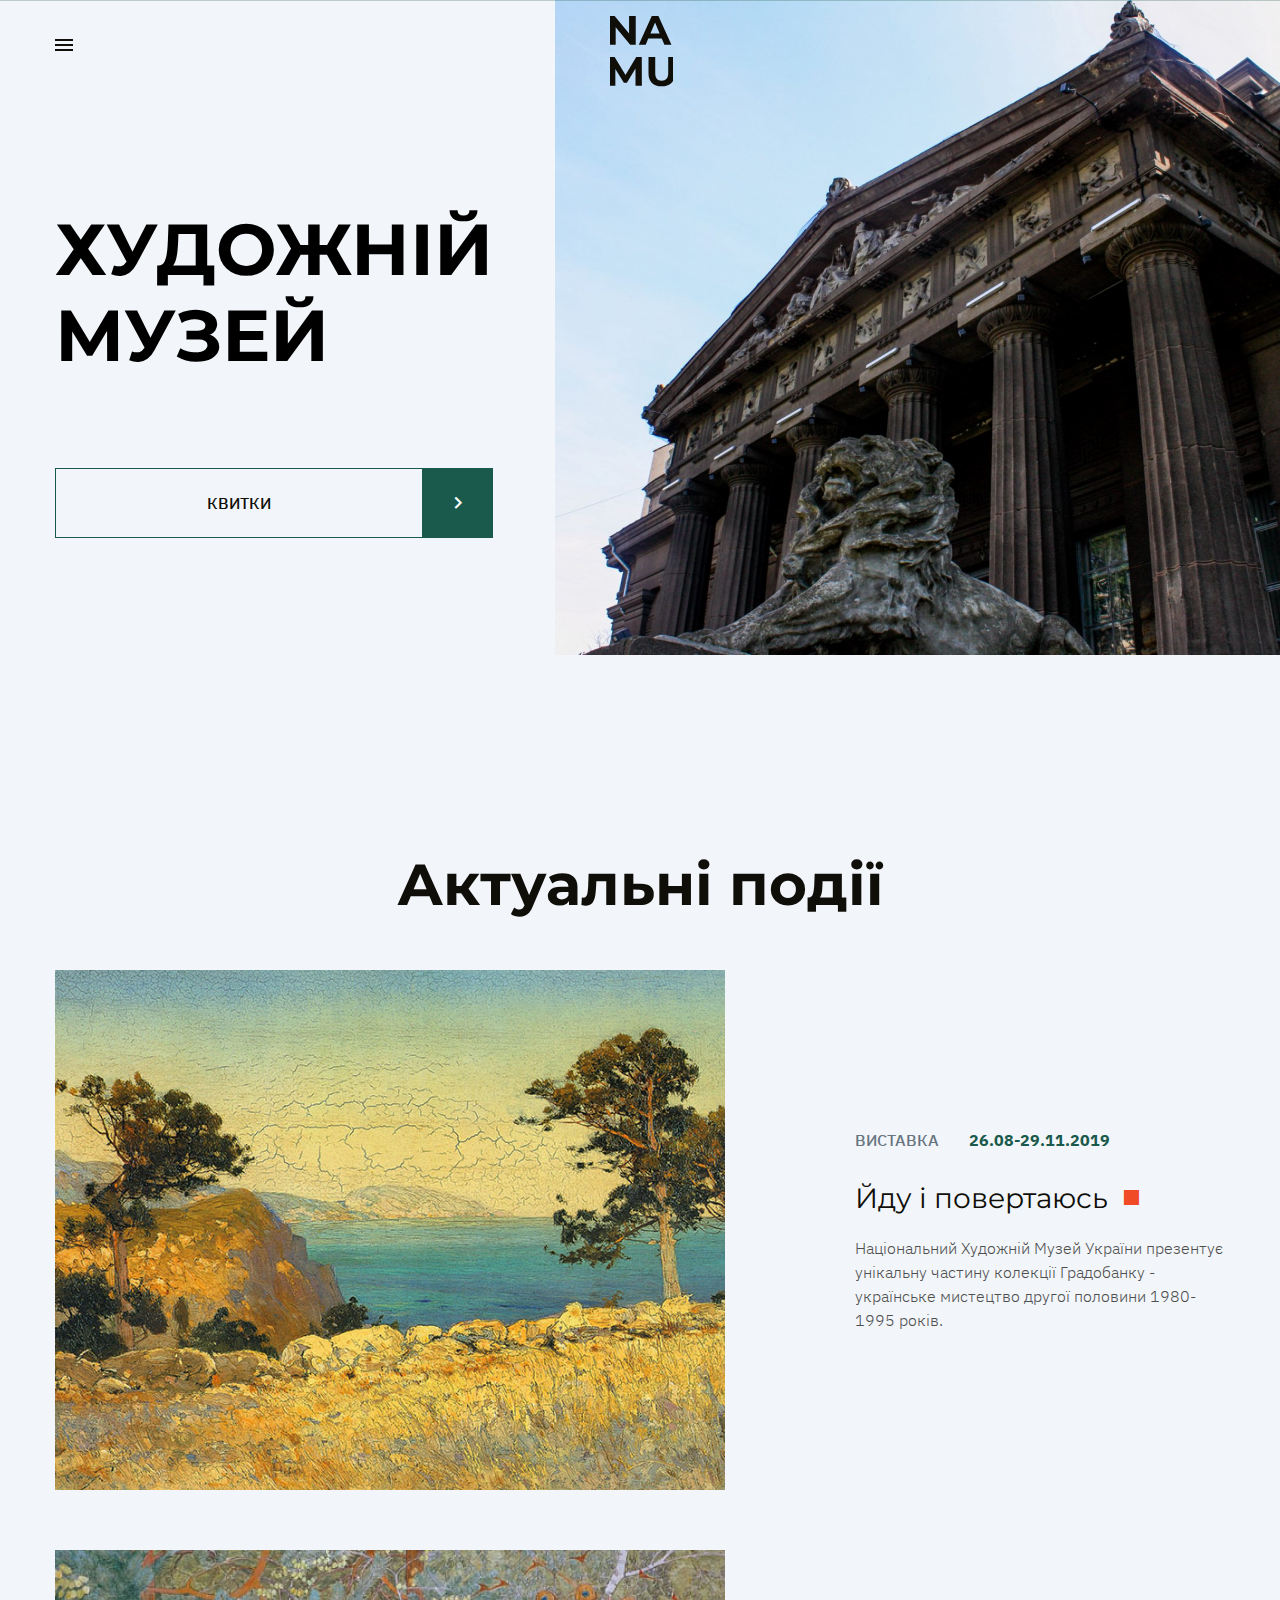
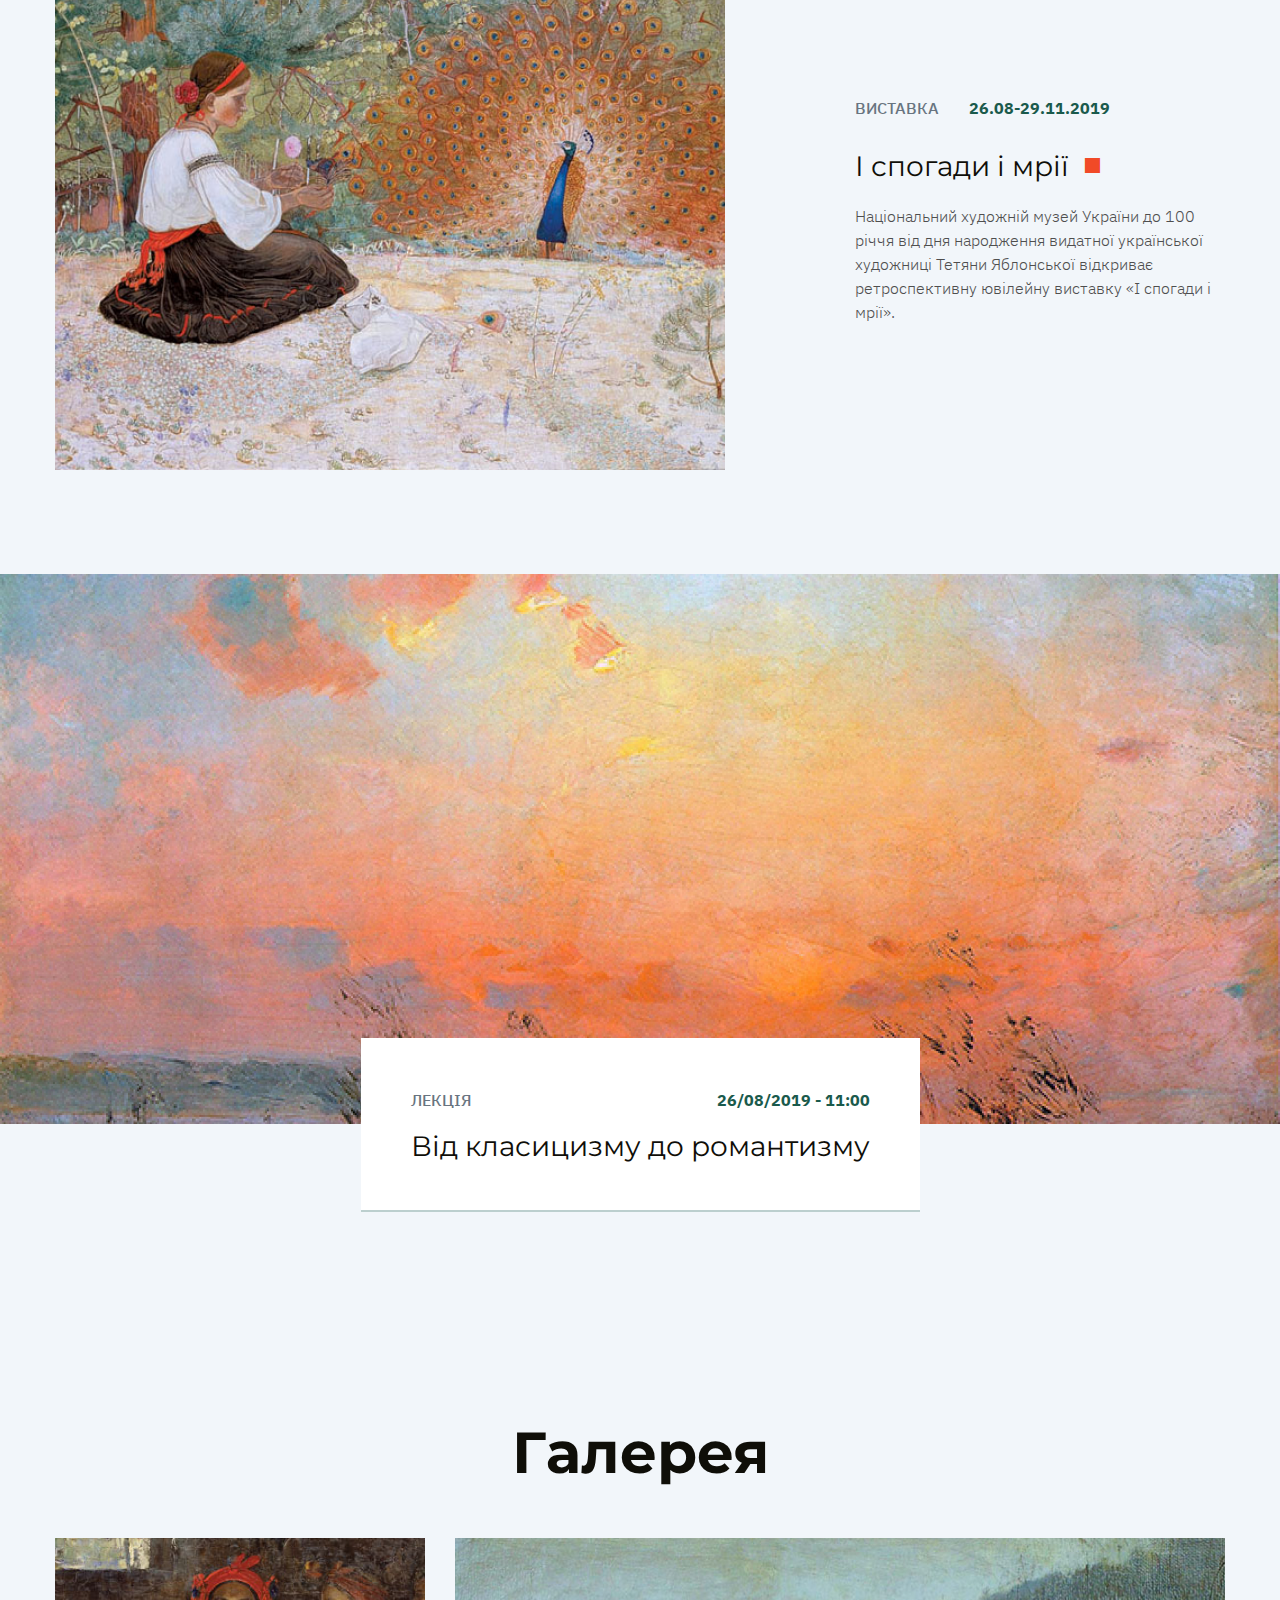
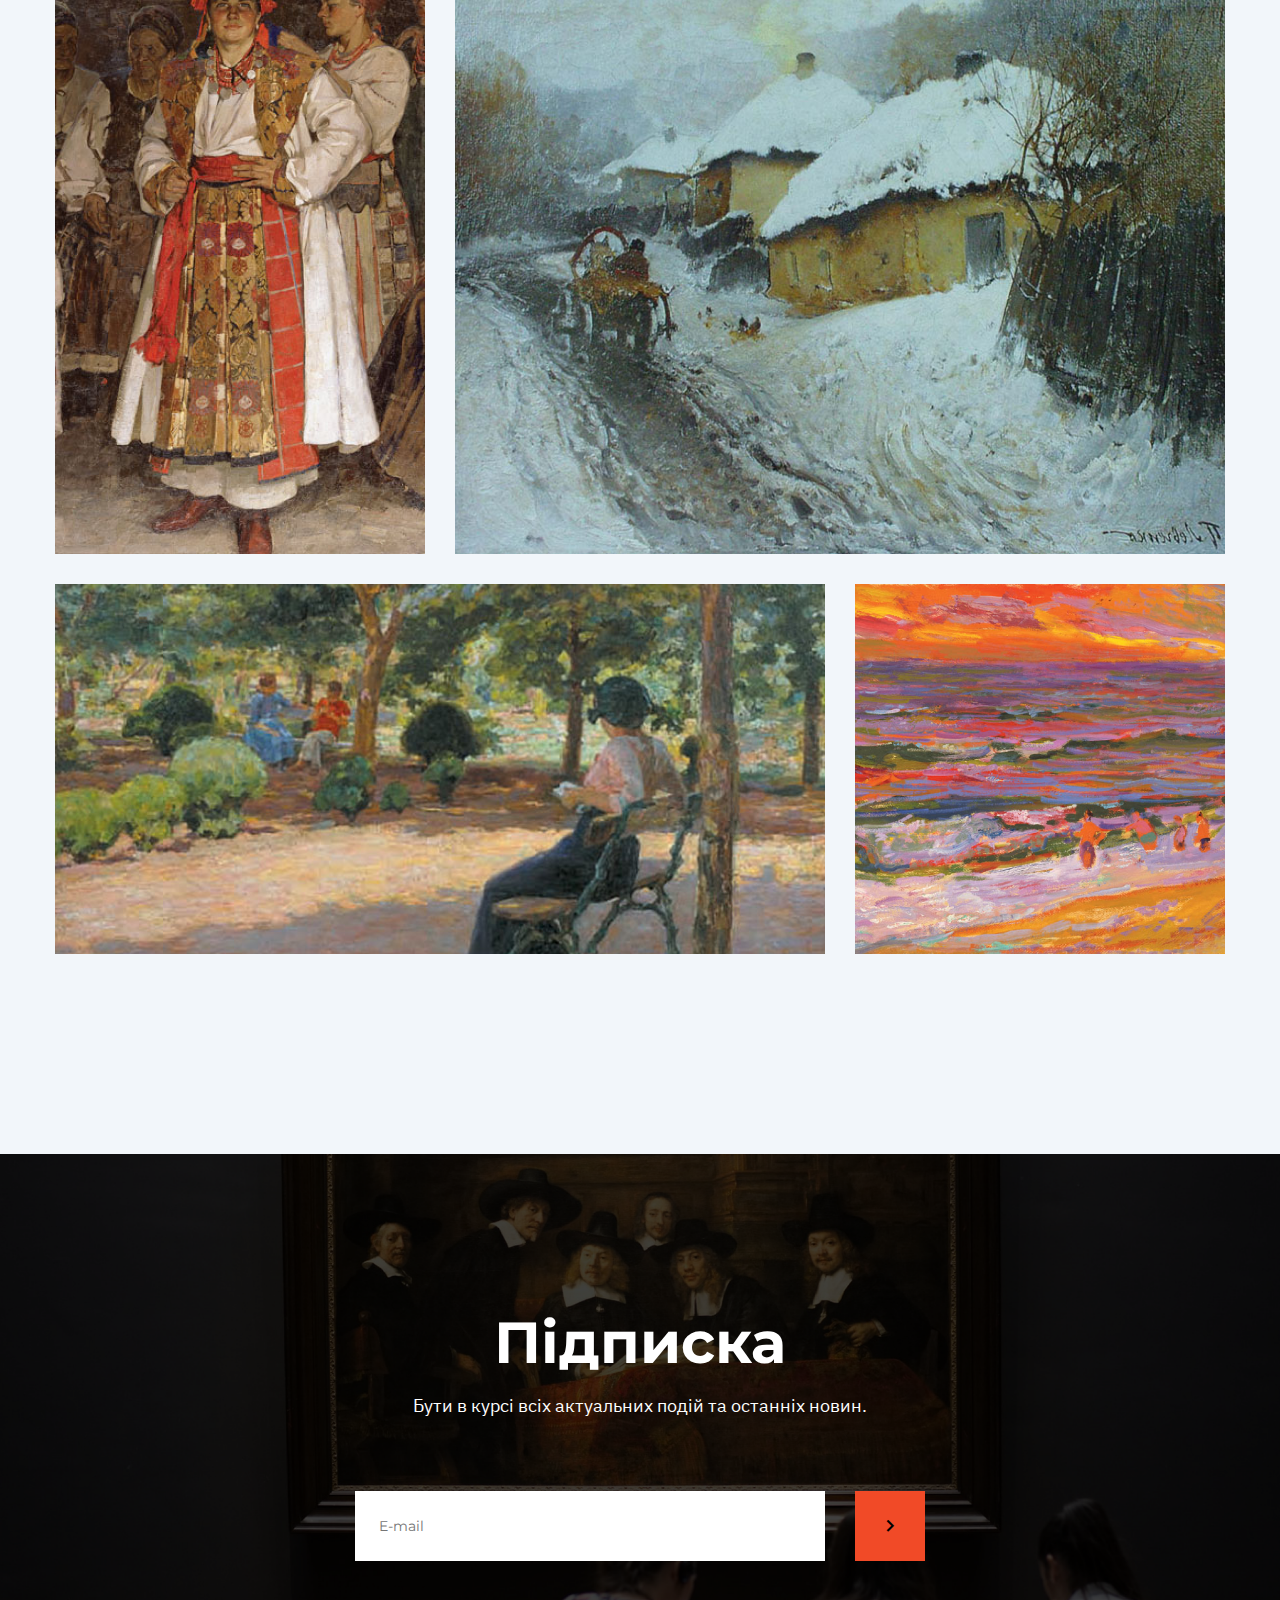
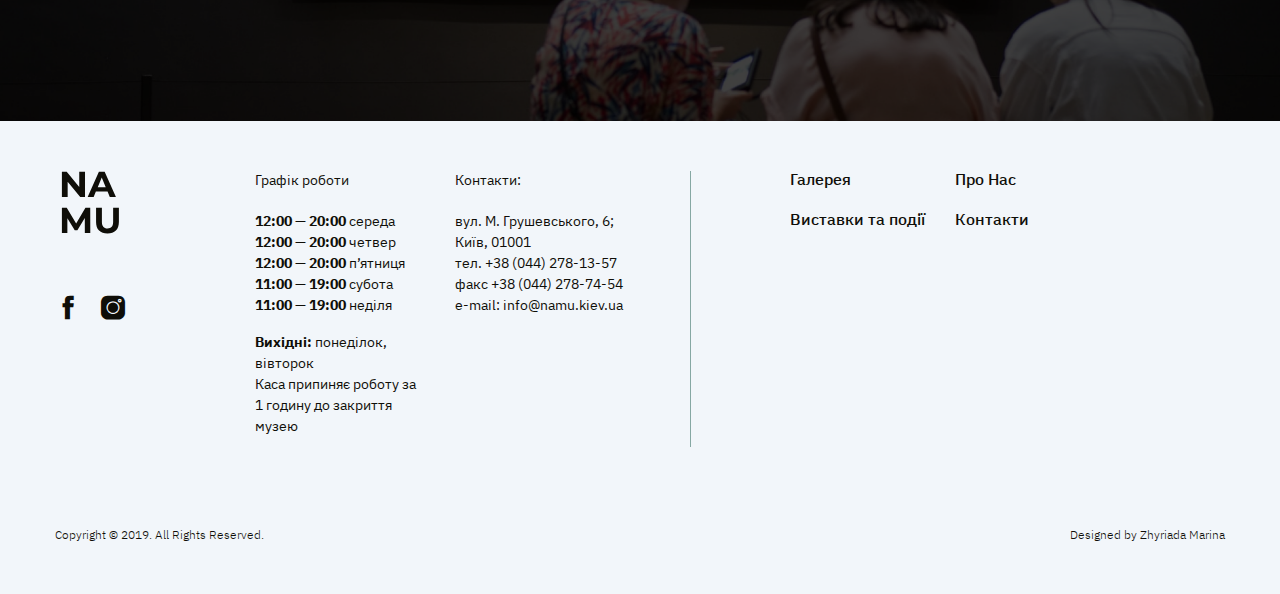
<file: index.html>
<!doctype html><html lang="en"><head><meta charset="utf-8"><meta name="viewport" content="width=device-width, initial-scale=1.0"><title>NAMU</title><link rel="icon shortcut" href="logo.39a626fb.svg"><link rel="stylesheet" href="index.de5a2bf5.css"></head><body> <div class="wrapper">  <header class="header"> <div class="header__container"> <button type="button" class="header__icon icon-menu"> <span></span> </button> </div> <div class="header__menu"> <div class="menu"> <div class="menu__container"> <nav class="menu__navigation navigation"> <ul class="navigation__list"> <li class="navigation__item"> <a href="#galery" class="navigation__link"> Галерея </a> </li> <li class="navigation__item"> <a href="#about" class="navigation__link"> Про Нас </a> </li> <li class="navigation__item"> <a href="#events" class="navigation__link"> Виставки та події </a> </li> <li class="navigation__item"> <a href="#contacts" class="navigation__link"> Контакти </a> </li> </ul> </nav> <div class="menu__info"> <div class="menu__schedule schedule"> <h4 class="schedule__title">Графік роботи</h4> <ul class="schedule__list"> <li class="schedule__item"> <span class="schedule__hours">12:00 — 20:00</span> середа </li> <li class="schedule__item"> <span class="schedule__hours">12:00 — 20:00</span> четвер </li> <li class="schedule__item"> <span class="schedule__hours">12:00 — 20:00</span> п’ятниця </li> <li class="schedule__item"> <span class="schedule__hours">11:00 — 19:00</span> субота </li> <li class="schedule__item"> <span class="schedule__hours">11:00 — 19:00</span> неділя </li> </ul> <div class="schedule__non-working"> <p class="schedule__text"> <span class="schedule__days">Вихідні:</span> понеділок, вівторок </p> <p class="schedule__text"> Каса припиняє роботу за 1 годину до закриття музею </p> </div> </div> </div> </div> </div> </div> </header>  <main class="page">  <section id="home" class="main page__main"> <div class="main__container"> <div class="main__image"> <a href="#home" class="main__logo"> <img src="logo.064738e1.svg" alt="logo"> </a> <img src="museum.58ec98f0.png" alt="museum"> </div> <div class="main__content"> <h1 class="main__title">ХУДОЖНІЙ МУЗЕЙ</h1> <a href="#" class="link-tickets main__link"> <p class="link-tickets__text">КВИТКИ</p> <div class="_icon-arrow button"></div> </a> </div> </div> </section>  <section id="events" class="events page__events"> <div class="events__container"> <h2 class="events__title title">Актуальні події</h2> <div class="events__items"> <article class="event events__item"> <div class="event__poster"> <img src="1.96bb7890.png" alt="Йду і повертаюсь"> </div> <div class="event__card"> <div class="event__info info-event"> <p class="info-event__category">ВИСТАВКА</p> <p class="info-event__date">26.08-29.11.2019</p> </div> <h3 class="_icon-rectangle event__name sub-title sub-title--icon"> Йду і повертаюсь </h3> <p class="event__description"> Національний Художній Музей України презентує унікальну частину колекції Градобанку - українське мистецтво другої половини 1980-1995 років. </p> </div> </article> <article class="event events__item"> <div class="event__poster"> <img src="2.8838384e.png" alt="І спогади і мрії"> </div> <div class="event__card"> <div class="event__info info-event"> <p class="info-event__category">ВИСТАВКА</p> <p class="info-event__date">26.08-29.11.2019</p> </div> <h3 class="_icon-rectangle event__name sub-title sub-title--icon"> І спогади і мрії </h3> <p class="event__description"> Національний художній музей України до 100 річчя від дня народження видатної української художниці Тетяни Яблонської відкриває ретроспективну ювілейну виставку «І спогади і мрії». </p> </div> </article> </div> </div> </section> <section class="lecture page__lecture"> <div class="lecture__container"> <div class="lecture__card"> <div class="info-event lecture__info"> <p class="info-event__category">ЛЕКЦІЯ</p> <p class="info-event__date">26/08/2019 - 11:00</p> </div> <h3 class="lecture__title sub-title"> Від класицизму до романтизму </h3> </div> </div> </section> <section id="galery" class="galery-block page__galery-block"> <div class="galery-block__container"> <h2 class="galery-block__title title">Галерея</h2> <div class="galery galery-block__galery"> <a href="#" class="galery__item galery__item--1"> <img src="01.496f06ca.png" alt="galery-image"> </a> <a href="#" class="galery__item galery__item--2"> <img src="02.14b0ab2a.png" alt="galery-image"> </a> <a href="#" class="galery__item galery__item--3"> <img src="03.0cb4cfec.png" alt="galery-image"> </a> <a href="#" class="galery__item galery__item--4"> <img src="04.93daa6a1.png" alt="galery-image"> </a> </div> <div class="pagging"> <ul class="pagging__list"> <li> <a href="#" class="_icon-ellipse pagging__item pagging__item--active"></a> </li> <li> <a href="#" class="_icon-ellipse pagging__item"></a> </li> <li> <a href="#" class="_icon-ellipse pagging__item"></a> </li> <li> <a href="#" class="_icon-ellipse pagging__item"></a> </li> </ul> </div> </div> </section> <section id="about" class="page__subscribe subscribe"> <div class="subscribe__container"> <h2 class="subscribe__title title">Підписка</h2> <p class="subscribe__text"> Бути в курсі всіх актуальних подій та останніх новин. </p> <form action="#" method="post" class="form subscribe__form" onsubmit="event.preventDefault(); this.reset()"> <input type="email" name="email" required placeholder="E-mail" class="form__input input"> <button type="submit" class="_icon-arrow button button--orange form__button"></button> </form> </div> </section> </main> <footer class="footer"> <div class="footer__container"> <div class="footer__links"> <a href="#" class="footer__logo"> <img src="logo.064738e1.svg" alt="logo"> </a> <div class="footer__socials"> <a href="https://www.facebook.com/?locale=uk_UA" target="_blank" class="_icon-facebook footer__social"></a> <a href="https://www.instagram.com" target="_blank" class="_icon-instagram footer__social"></a> </div> </div> <div class="footer__schedule schedule"> <h4 class="schedule__title">Графік роботи</h4> <ul class="schedule__list"> <li class="schedule__item"> <span class="schedule__hours">12:00 — 20:00</span> середа </li> <li class="schedule__item"> <span class="schedule__hours">12:00 — 20:00</span> четвер </li> <li class="schedule__item"> <span class="schedule__hours">12:00 — 20:00</span> п’ятниця </li> <li class="schedule__item"> <span class="schedule__hours">11:00 — 19:00</span> субота </li> <li class="schedule__item"> <span class="schedule__hours">11:00 — 19:00</span> неділя </li> </ul> <div class="schedule__non-working"> <p class="schedule__text"> <span class="schedule__days">Вихідні:</span> понеділок, вівторок </p> <p class="schedule__text"> Каса припиняє роботу за 1 годину до закриття музею </p> </div> </div> <div id="contacts" class="contacts footer__contacts"> <h4 class="contacts__title">Контакти:</h4> <ul class="contacts__list"> <li class="contacts__item"> <a target="_blank" href="https://www.google.com/maps/place/%D0%B2%D1%83%D0%BB%D0%B8%D1%86%D1%8F+%D0%9C%D0%B8%D1%85%D0%B0%D0%B9%D0%BB%D0%B0+%D0%93%D1%80%D1%83%D1%88%D0%B5%D0%B2%D1%81%D1%8C%D0%BA%D0%BE%D0%B3%D0%BE,+6,+%D0%9A%D0%B8%D1%97%D0%B2,+02000/data=!4m2!3m1!1s0x40d4ce52445a8315:0x5e30ef474eddac89?sa=X&ved=1t:242&ictx=111" class="contacts__link"> вул. М. Грушевського, 6; Київ, 01001 </a> </li> <li class="contacts__item"> <a href="tel:+380442781357" class="contacts__link"> тел. +38 (044) 278-13-57 </a> </li> <li class="contacts__item"> <a href="tel:+380442787454" class="contacts__link"> факс +38 (044) 278-74-54 </a> </li> <li class="contacts__item"> <a href="mailto:info@namu.kiev.ua" class="contacts__link"> e-mail: info@namu.kiev.ua </a> </li> </ul> </div> <a href="#home" class="_icon-arrow-up footer__btn-up"></a> <nav class="footer__navigation navigation"> <ul class="navigation__list"> <li class="navigation__item"> <a href="#galery" class="navigation__link"> Галерея </a> </li> <li class="navigation__item"> <a href="#about" class="navigation__link"> Про Нас </a> </li> <li class="navigation__item"> <a href="#events" class="navigation__link"> Виставки та події </a> </li> <li class="navigation__item"> <a href="#contacts" class="navigation__link"> Контакти </a> </li> </ul> </nav> <div class="footer__copy"> <p class="footer__copyright"> Copyright © 2019. All Rights Reserved. </p> <p class="footer__designed">Designed by Zhyriada Marina</p> </div> </div> </footer> </div> <script src="index.804b5513.js"></script> </body></html>
</file>
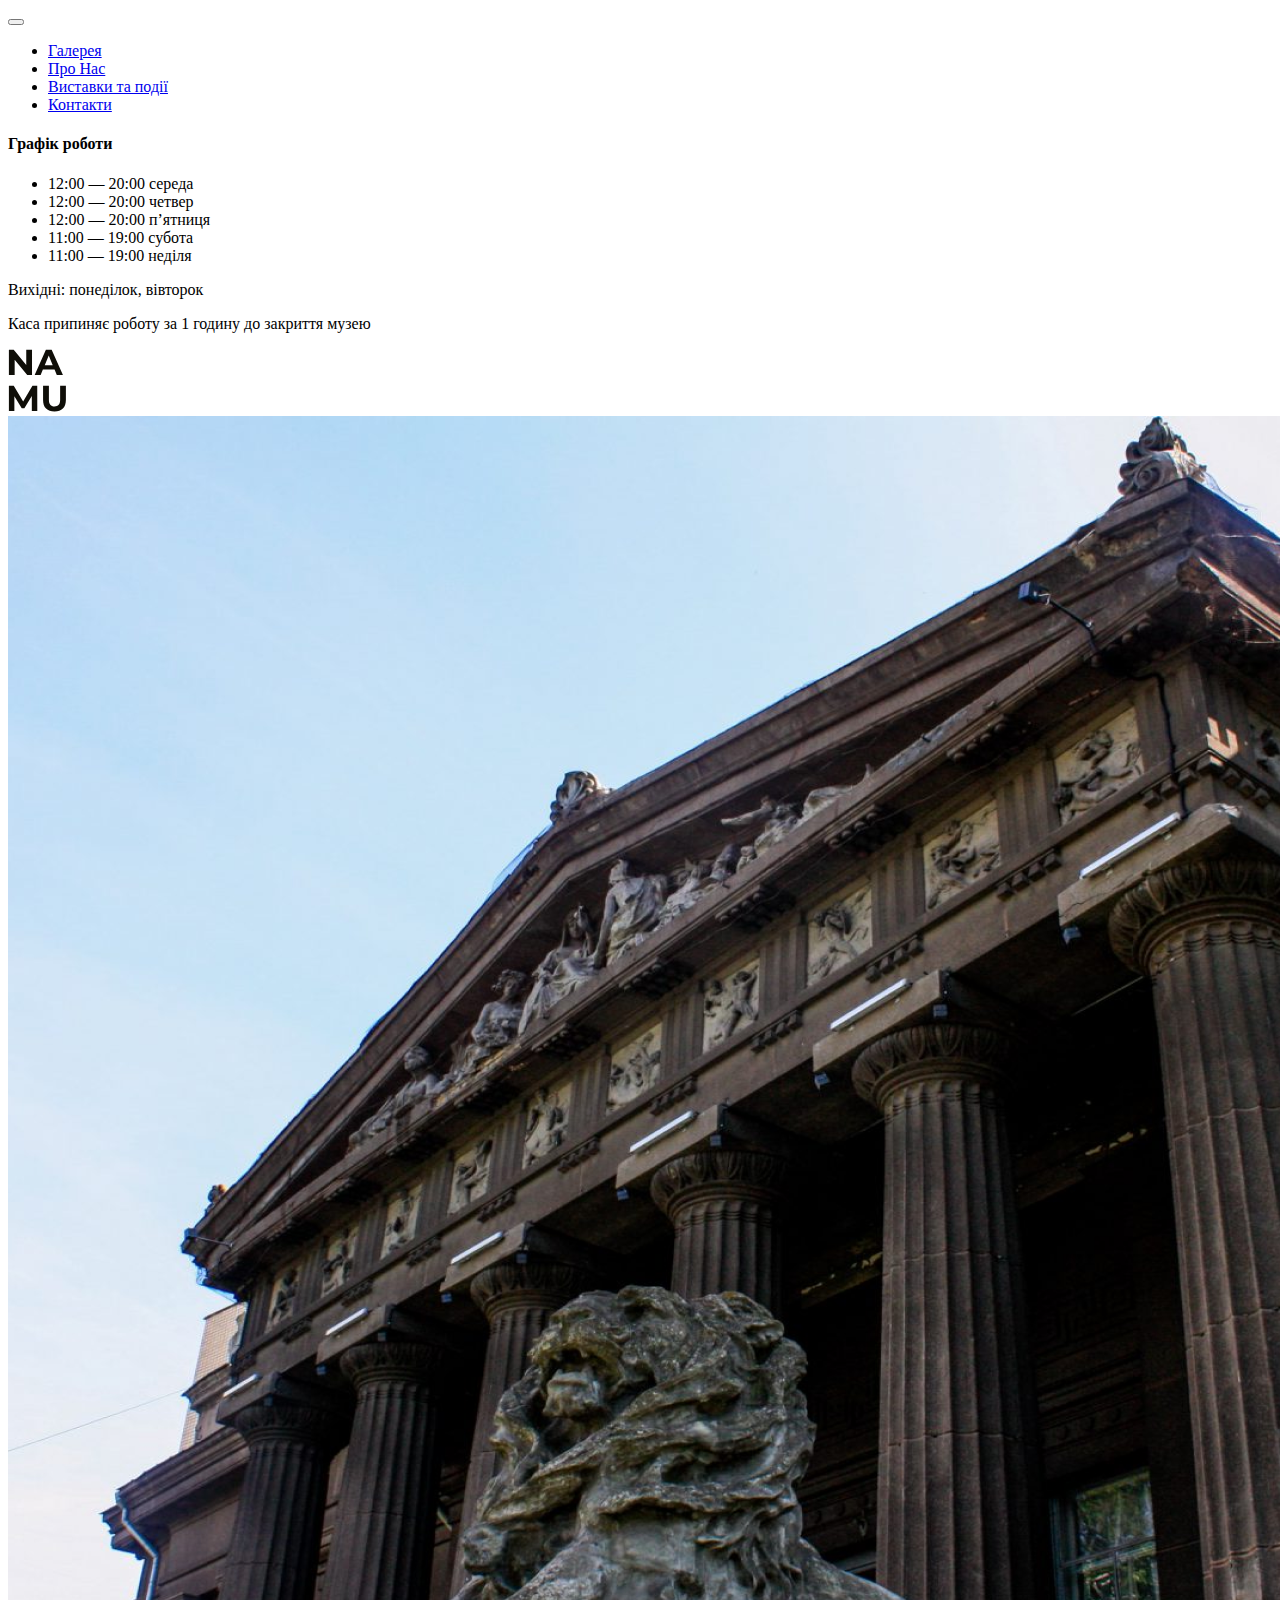
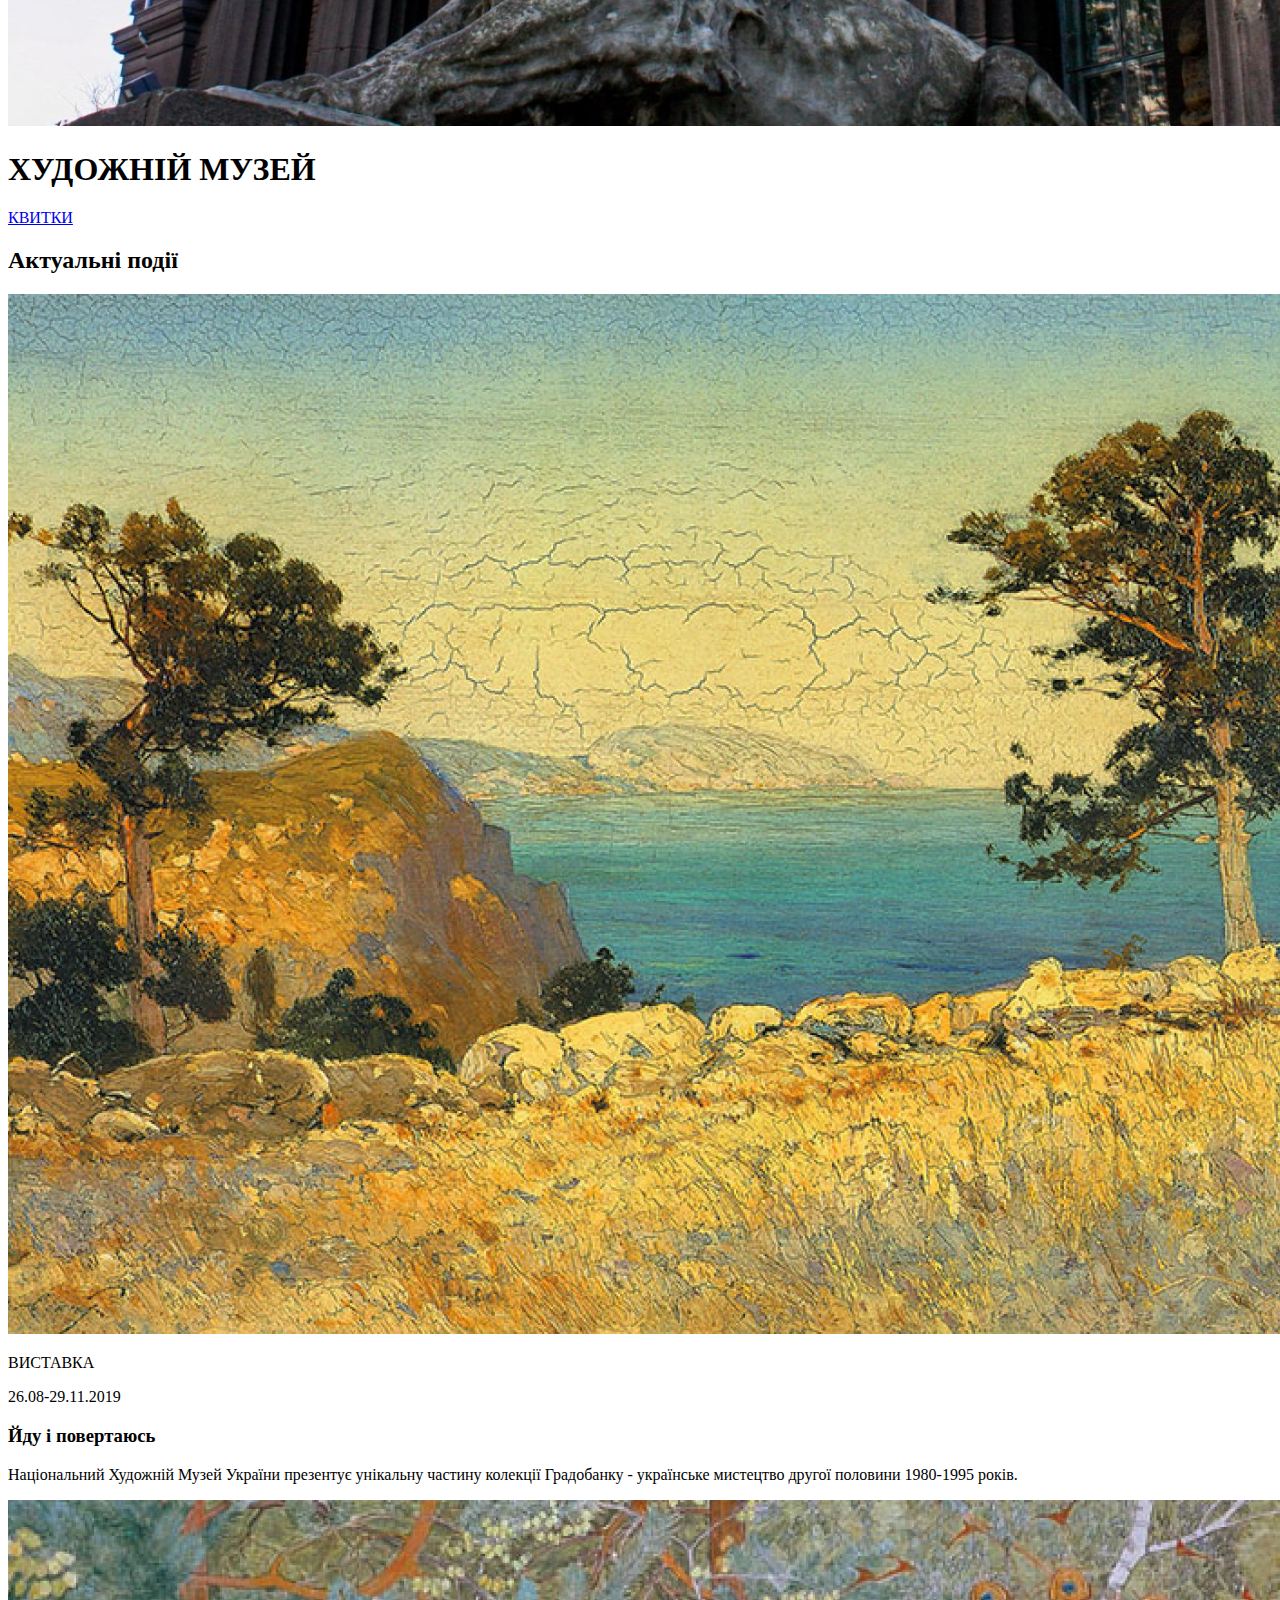
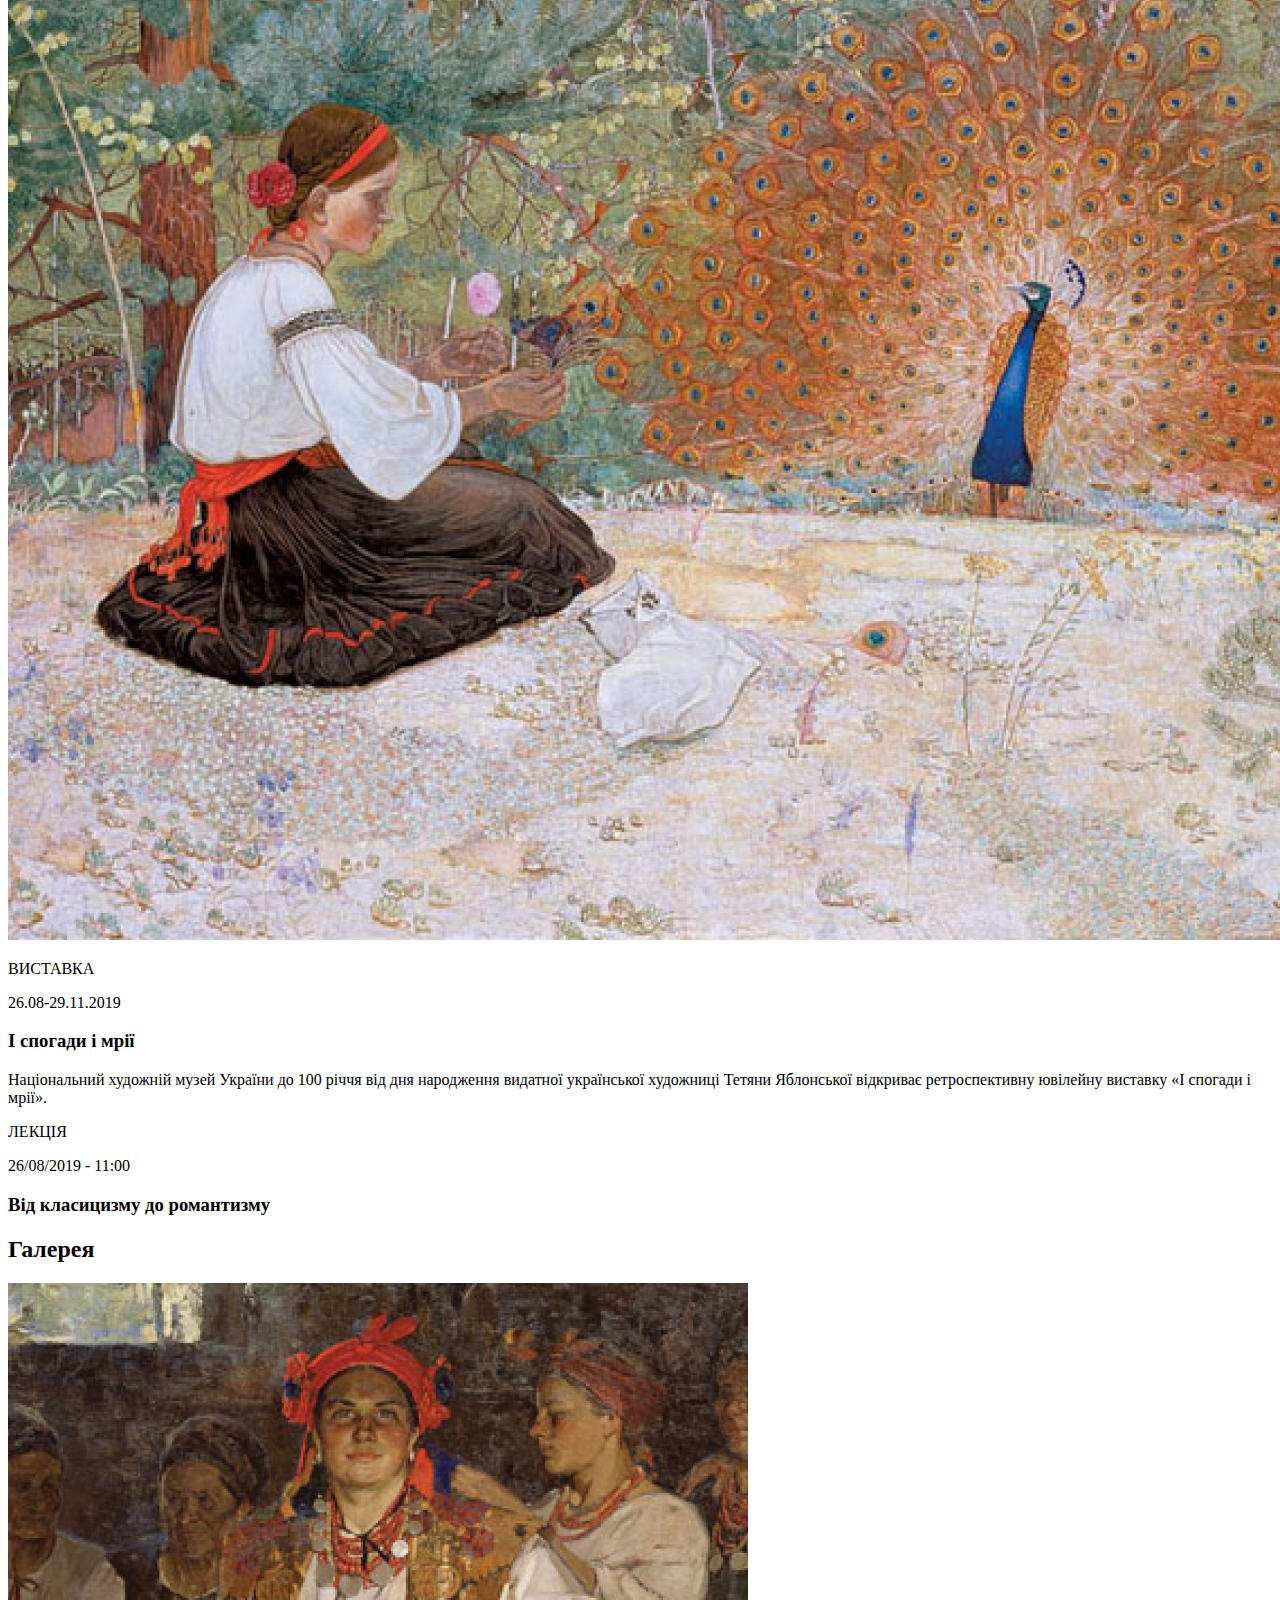
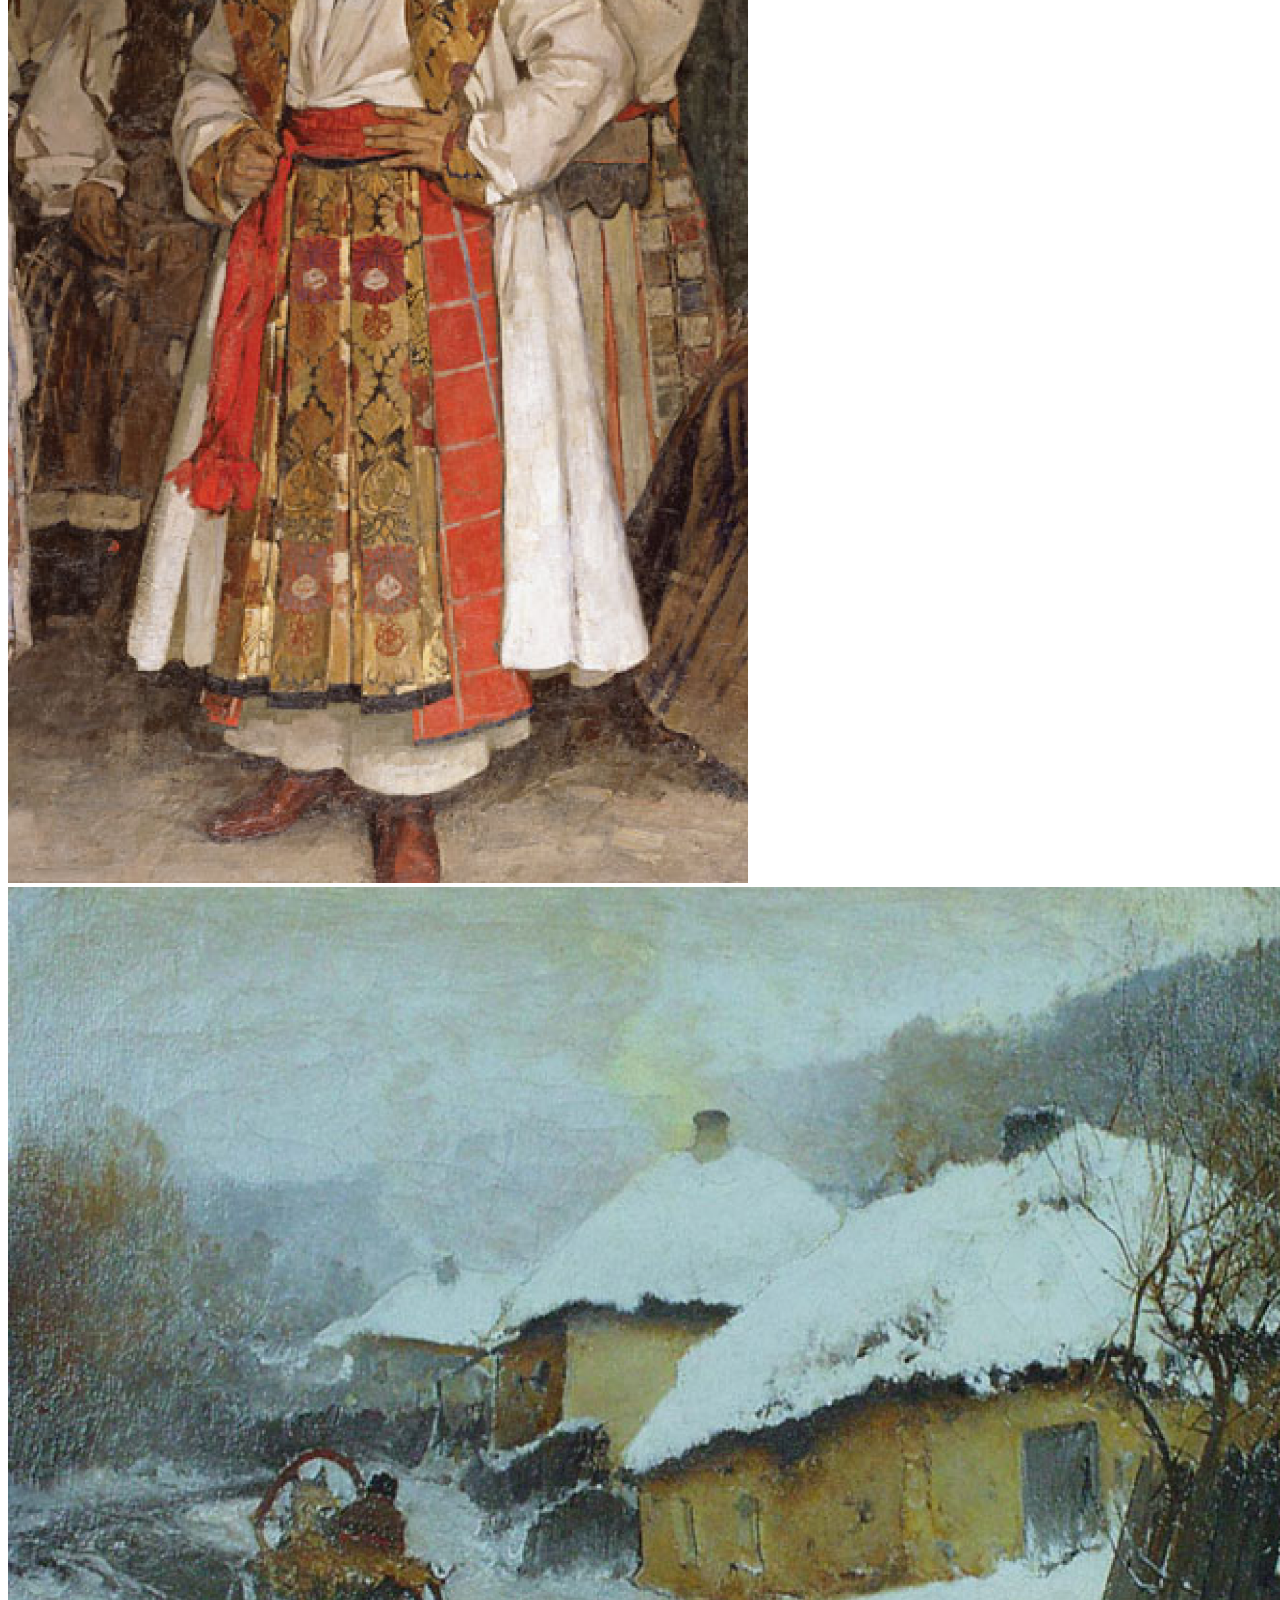
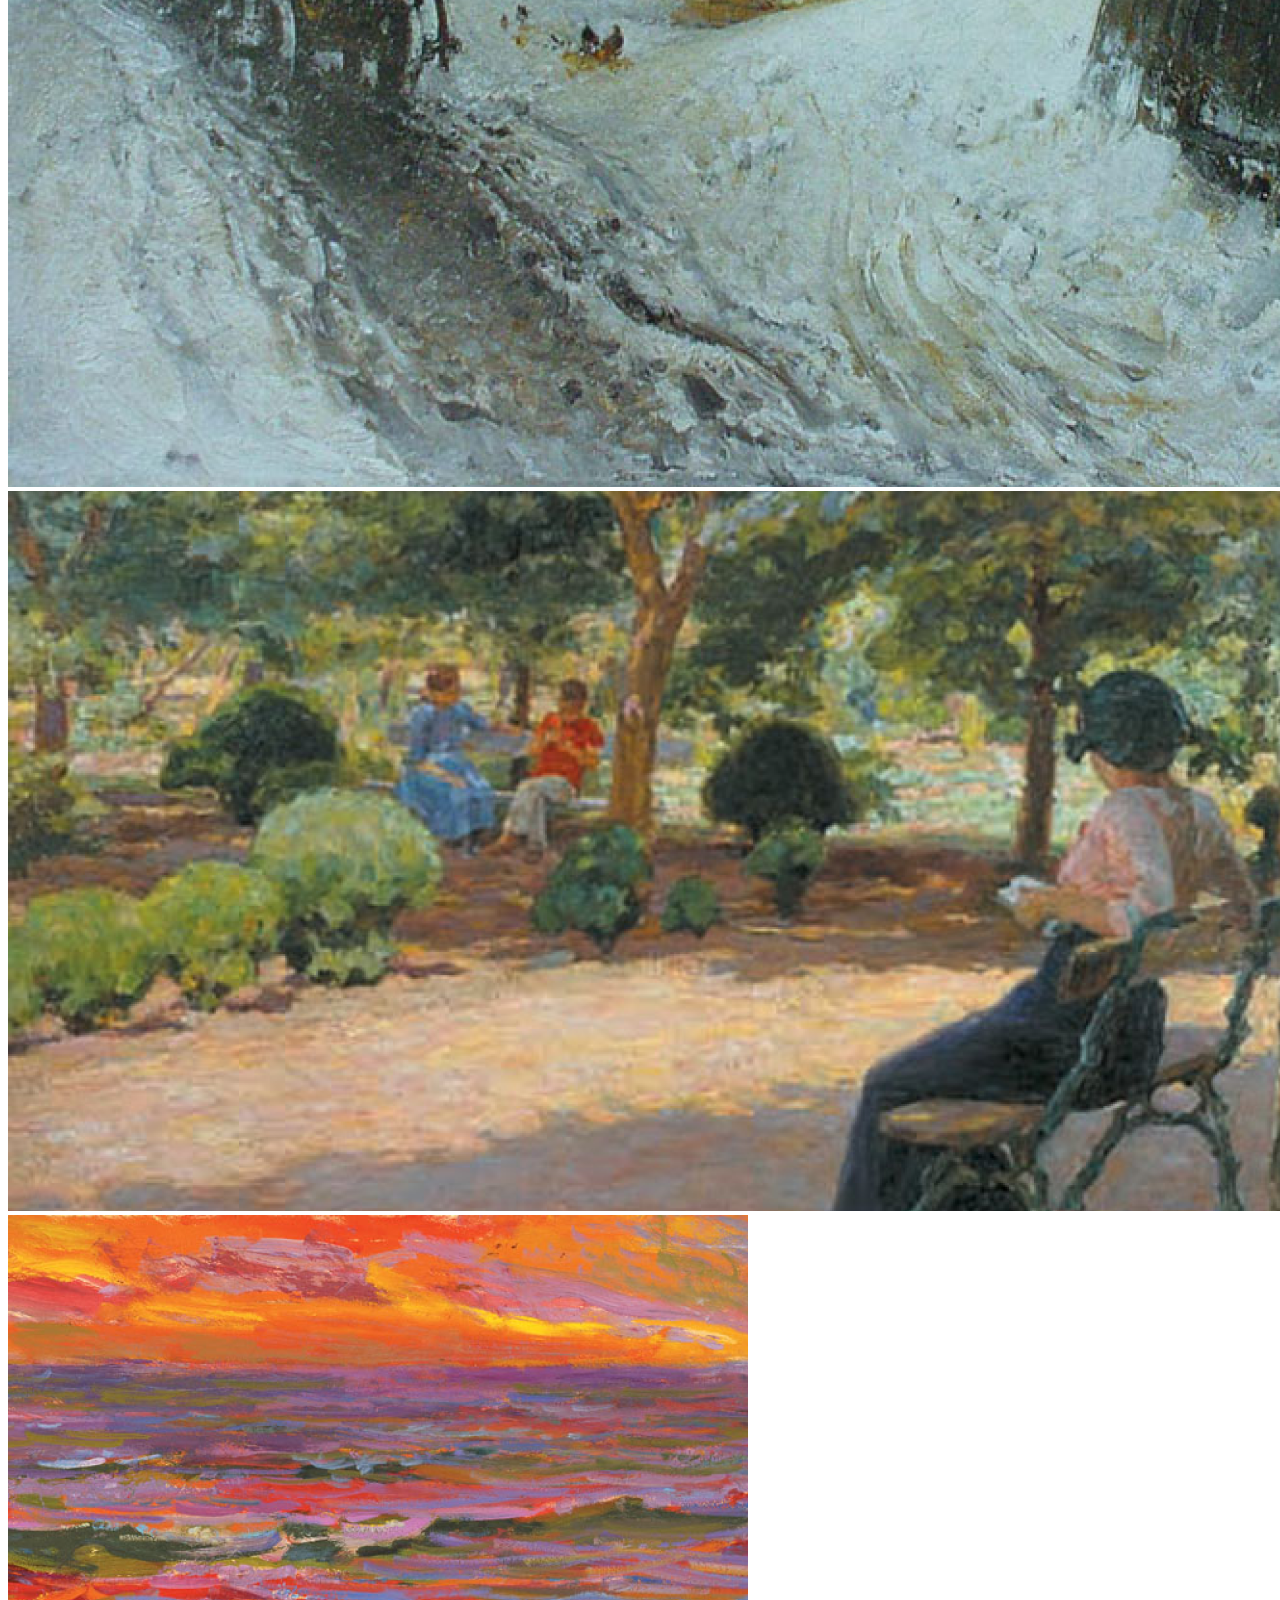
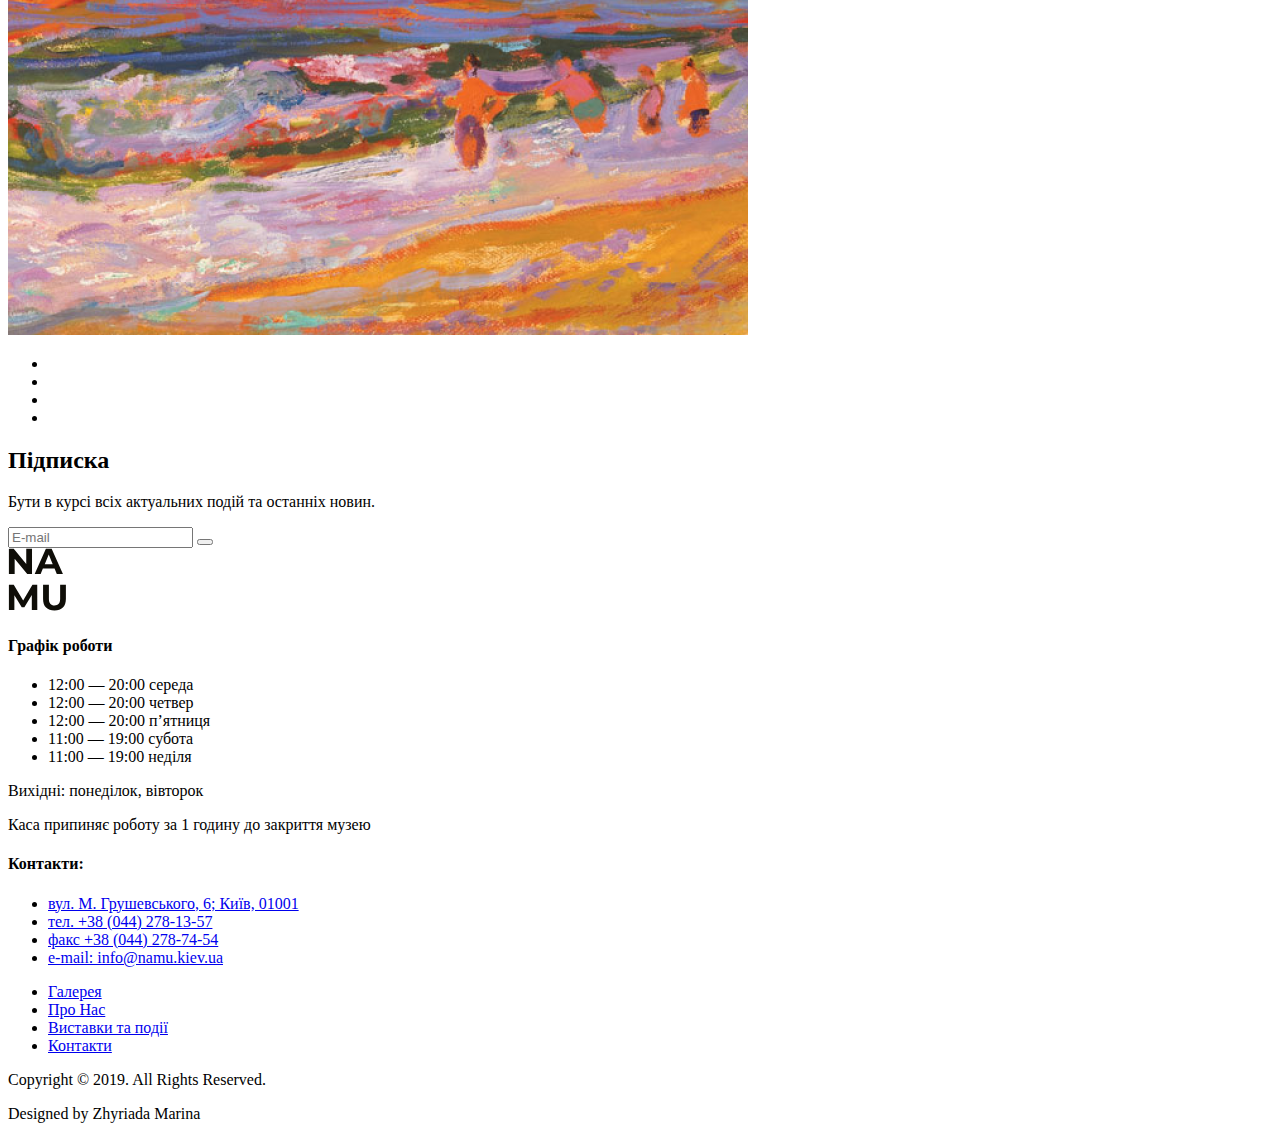
<file: src/index.html>
<!-- #region head -->
<!doctype html>
<html lang="en">
  <head>
    <meta charset="UTF-8" />
    <meta
      name="viewport"
      content="width=device-width, initial-scale=1.0"
    />
    <title>NAMU</title>
    <link
      rel="shortcut icon"
      href="logo.svg"
    />
    <link
      rel="stylesheet"
      href="./styles/style.scss"
    />
  </head>
  <!-- #endregion -->
  <body>
    <div class="wrapper">
      <!-- #region header -->
      <header class="header">
        <div class="header__container">
          <button
            type="button"
            class="header__icon icon-menu"
          >
            <span></span>
          </button>
        </div>

        <div class="header__menu">
          <div class="menu">
            <div class="menu__container">
              <nav class="menu__navigation navigation">
                <ul class="navigation__list">
                  <li class="navigation__item">
                    <a
                      href="#galery"
                      class="navigation__link"
                    >
                      Галерея
                    </a>
                  </li>
                  <li class="navigation__item">
                    <a
                      href="#about"
                      class="navigation__link"
                    >
                      Про Нас
                    </a>
                  </li>
                  <li class="navigation__item">
                    <a
                      href="#events"
                      class="navigation__link"
                    >
                      Виставки та події
                    </a>
                  </li>
                  <li class="navigation__item">
                    <a
                      href="#contacts"
                      class="navigation__link"
                    >
                      Контакти
                    </a>
                  </li>
                </ul>
              </nav>

              <div class="menu__info">
                <div class="menu__schedule schedule">
                  <h4 class="schedule__title">Графік роботи</h4>

                  <ul class="schedule__list">
                    <li class="schedule__item">
                      <span class="schedule__hours">12:00 — 20:00</span>
                      середа
                    </li>
                    <li class="schedule__item">
                      <span class="schedule__hours">12:00 — 20:00</span>
                      четвер
                    </li>
                    <li class="schedule__item">
                      <span class="schedule__hours">12:00 — 20:00</span>
                      п’ятниця
                    </li>
                    <li class="schedule__item">
                      <span class="schedule__hours">11:00 — 19:00</span>
                      субота
                    </li>
                    <li class="schedule__item">
                      <span class="schedule__hours">11:00 — 19:00</span>
                      неділя
                    </li>
                  </ul>

                  <div class="schedule__non-working">
                    <p class="schedule__text">
                      <span class="schedule__days">Вихідні:</span>
                      понеділок, вівторок
                    </p>

                    <p class="schedule__text">
                      Каса припиняє роботу за 1 годину до закриття музею
                    </p>
                  </div>
                </div>
              </div>
            </div>
          </div>
        </div>
      </header>
      <!-- #endregion -->
      <main class="page">
        <!-- #region main-section -->
        <section
          id="home"
          class="page__main main"
        >
          <div class="main__container">
            <div class="main__image">
              <a
                href="#home"
                class="main__logo"
              >
                <img
                  src="./images/logo.svg"
                  alt="logo"
                />
              </a>

              <img
                src="./images/main/museum.png"
                alt="museum"
              />
            </div>

            <div class="main__content">
              <h1 class="main__title">ХУДОЖНІЙ МУЗЕЙ</h1>

              <a
                href="#"
                class="main__link link-tickets"
              >
                <p class="link-tickets__text">КВИТКИ</p>
                <div class="button _icon-arrow"></div>
              </a>
            </div>
          </div>
        </section>
        <!-- #endregion -->

        <section
          id="events"
          class="page__events events"
        >
          <div class="events__container">
            <h2 class="events__title title">Актуальні події</h2>

            <div class="events__items">
              <article class="events__item event">
                <div class="event__poster">
                  <img
                    src="./images/events/1.png"
                    alt="Йду і повертаюсь"
                  />
                </div>

                <div class="event__card">
                  <div class="event__info info-event">
                    <p class="info-event__category">ВИСТАВКА</p>
                    <p class="info-event__date">26.08-29.11.2019</p>
                  </div>

                  <h3
                    class="event__name sub-title sub-title--icon _icon-rectangle"
                  >
                    Йду і повертаюсь
                  </h3>

                  <p class="event__description">
                    Національний Художній Музей України презентує унікальну
                    частину колекції Градобанку - українське мистецтво другої
                    половини 1980-1995 років.
                  </p>
                </div>
              </article>

              <article class="events__item event">
                <div class="event__poster">
                  <img
                    src="./images/events/2.png"
                    alt="І спогади і мрії"
                  />
                </div>

                <div class="event__card">
                  <div class="event__info info-event">
                    <p class="info-event__category">ВИСТАВКА</p>
                    <p class="info-event__date">26.08-29.11.2019</p>
                  </div>

                  <h3
                    class="event__name sub-title sub-title--icon _icon-rectangle"
                  >
                    І спогади і мрії
                  </h3>

                  <p class="event__description">
                    Національний художній музей України до 100 річчя від дня
                    народження видатної української художниці Тетяни Яблонської
                    відкриває ретроспективну ювілейну виставку «І спогади і
                    мрії».
                  </p>
                </div>
              </article>
            </div>
          </div>
        </section>

        <section class="page__lecture lecture">
          <div class="lecture__container">
            <div class="lecture__card">
              <div class="lecture__info info-event">
                <p class="info-event__category">ЛЕКЦІЯ</p>
                <p class="info-event__date">26/08/2019 - 11:00</p>
              </div>

              <h3 class="lecture__title sub-title">
                Від класицизму до романтизму
              </h3>
            </div>
          </div>
        </section>

        <section
          id="galery"
          class="page__galery-block galery-block"
        >
          <div class="galery-block__container">
            <h2 class="galery-block__title title">Галерея</h2>

            <div class="galery-block__galery galery">
              <a
                href="#"
                class="galery__item galery__item--1"
              >
                <img
                  src="./images/galery-block/01.png"
                  alt="galery-image"
                />
              </a>

              <a
                href="#"
                class="galery__item galery__item--2"
              >
                <img
                  src="./images/galery-block/02.png"
                  alt="galery-image"
                />
              </a>

              <a
                href="#"
                class="galery__item galery__item--3"
              >
                <img
                  src="./images/galery-block/03.png"
                  alt="galery-image"
                />
              </a>

              <a
                href="#"
                class="galery__item galery__item--4"
              >
                <img
                  src="./images/galery-block/04.png"
                  alt="galery-image"
                />
              </a>
            </div>

            <div class="pagging">
              <ul class="pagging__list">
                <li>
                  <a
                    href="#"
                    class="pagging__item _icon-ellipse pagging__item--active"
                  ></a>
                </li>

                <li>
                  <a
                    href="#"
                    class="pagging__item _icon-ellipse"
                  ></a>
                </li>

                <li>
                  <a
                    href="#"
                    class="pagging__item _icon-ellipse"
                  ></a>
                </li>

                <li>
                  <a
                    href="#"
                    class="pagging__item _icon-ellipse"
                  ></a>
                </li>
              </ul>
            </div>
          </div>
        </section>

        <section
          id="about"
          class="page__subscribe subscribe"
        >
          <div class="subscribe__container">
            <h2 class="subscribe__title title">Підписка</h2>

            <p class="subscribe__text">
              Бути в курсі всіх актуальних подій та останніх новин.
            </p>

            <form
              action="#"
              method="post"
              class="subscribe__form form"
              onsubmit="event.preventDefault(); this.reset()"
            >
              <input
                type="email"
                name="email"
                required
                placeholder="E-mail"
                class="form__input input"
              />

              <button
                type="submit"
                class="form__button button button--orange _icon-arrow"
              ></button>
            </form>
          </div>
        </section>
      </main>

      <footer class="footer">
        <div class="footer__container">
          <div class="footer__links">
            <a
              href="#"
              class="footer__logo"
            >
              <img
                src="./images/logo.svg"
                alt="logo"
              />
            </a>

            <div class="footer__socials">
              <a
                href="https://www.facebook.com/?locale=uk_UA"
                target="_blank"
                class="footer__social _icon-facebook"
              ></a>

              <a
                href="https://www.instagram.com"
                target="_blank"
                class="footer__social _icon-instagram"
              ></a>
            </div>
          </div>

          <div class="footer__schedule schedule">
            <h4 class="schedule__title">Графік роботи</h4>

            <ul class="schedule__list">
              <li class="schedule__item">
                <span class="schedule__hours">12:00 — 20:00</span>
                середа
              </li>

              <li class="schedule__item">
                <span class="schedule__hours">12:00 — 20:00</span>
                четвер
              </li>

              <li class="schedule__item">
                <span class="schedule__hours">12:00 — 20:00</span>
                п’ятниця
              </li>

              <li class="schedule__item">
                <span class="schedule__hours">11:00 — 19:00</span>
                субота
              </li>

              <li class="schedule__item">
                <span class="schedule__hours">11:00 — 19:00</span>
                неділя
              </li>
            </ul>

            <div class="schedule__non-working">
              <p class="schedule__text">
                <span class="schedule__days">Вихідні:</span>
                понеділок, вівторок
              </p>

              <p class="schedule__text">
                Каса припиняє роботу за 1 годину до закриття музею
              </p>
            </div>
          </div>

          <div
            id="contacts"
            class="footer__contacts contacts"
          >
            <h4 class="contacts__title">Контакти:</h4>

            <ul class="contacts__list">
              <li class="contacts__item">
                <a
                  target="_blank"
                  href="https://www.google.com/maps/place/%D0%B2%D1%83%D0%BB%D0%B8%D1%86%D1%8F+%D0%9C%D0%B8%D1%85%D0%B0%D0%B9%D0%BB%D0%B0+%D0%93%D1%80%D1%83%D1%88%D0%B5%D0%B2%D1%81%D1%8C%D0%BA%D0%BE%D0%B3%D0%BE,+6,+%D0%9A%D0%B8%D1%97%D0%B2,+02000/data=!4m2!3m1!1s0x40d4ce52445a8315:0x5e30ef474eddac89?sa=X&ved=1t:242&ictx=111"
                  class="contacts__link"
                >
                  вул. М. Грушевського, 6; Київ, 01001
                </a>
              </li>

              <li class="contacts__item">
                <a
                  href="tel:+380442781357"
                  class="contacts__link"
                >
                  тел. +38 (044) 278-13-57
                </a>
              </li>

              <li class="contacts__item">
                <a
                  href="tel:+380442787454"
                  class="contacts__link"
                >
                  факс +38 (044) 278-74-54
                </a>
              </li>

              <li class="contacts__item">
                <a
                  href="mailto:info@namu.kiev.ua"
                  class="contacts__link"
                >
                  e-mail: info@namu.kiev.ua
                </a>
              </li>
            </ul>
          </div>

          <a
            href="#home"
            class="footer__btn-up _icon-arrow-up"
          ></a>

          <nav class="footer__navigation navigation">
            <ul class="navigation__list">
              <li class="navigation__item">
                <a
                  href="#galery"
                  class="navigation__link"
                >
                  Галерея
                </a>
              </li>
              <li class="navigation__item">
                <a
                  href="#about"
                  class="navigation__link"
                >
                  Про Нас
                </a>
              </li>
              <li class="navigation__item">
                <a
                  href="#events"
                  class="navigation__link"
                >
                  Виставки та події
                </a>
              </li>
              <li class="navigation__item">
                <a
                  href="#contacts"
                  class="navigation__link"
                >
                  Контакти
                </a>
              </li>
            </ul>
          </nav>

          <div class="footer__copy">
            <p class="footer__copyright">
              Copyright © 2019. All Rights Reserved.
            </p>

            <p class="footer__designed">Designed by Zhyriada Marina</p>
          </div>
        </div>
      </footer>
    </div>

    <script src="scripts/main.js"></script>
  </body>
</html>
</file>
<file: index.de5a2bf5.css>
@font-face{font-family:IBM Plex Sans;src:url(IBMPlexSans-Bold.45cc393a.woff)format("woff");font-weight:700;font-style:normal}@font-face{font-family:IBM Plex Sans;src:url(IBMPlexSans-Light.59ca00b0.woff)format("woff");font-weight:300;font-style:normal}@font-face{font-family:IBM Plex Sans;src:url(IBMPlexSans-Medium.882cc5d6.woff)format("woff");font-weight:500;font-style:normal}@font-face{font-family:IBM Plex Sans;src:url(IBMPlexSans-Regular.e19f8184.woff)format("woff");font-weight:400;font-style:normal}@font-face{font-family:Montserrat;src:url(Montserrat-Bold.fd1c742a.woff)format("woff");font-weight:700;font-style:normal}@font-face{font-family:Montserrat;src:url(Montserrat-Regular.4da98b6e.woff)format("woff");font-weight:400;font-style:normal}@font-face{font-family:icons;src:url(icons.8bee2792.eot);src:url(icons.8bee2792.eot#iefix)format("embedded-opentype"),url(icons.ec633e29.ttf)format("truetype"),url(icons.38faa5be.woff)format("woff"),url(icons.63da58db.svg#icons)format("svg");font-weight:400;font-style:normal;font-display:block}[class*=_icon-]:before{font-variant:normal;text-transform:none;-webkit-font-smoothing:antialiased;-moz-osx-font-smoothing:grayscale;font-family:icons,sans-serif;font-style:normal;font-weight:400;line-height:1;display:block}._icon-arrow:before{content:""}._icon-arrow-up:before{content:""}._icon-ellipse:before{content:""}._icon-facebook:before{content:""}._icon-instagram:before{content:""}._icon-rectangle:before{content:""}*{border:0;margin:0;padding:0}*,:before,:after{box-sizing:border-box}html{scroll-behavior:smooth;font-family:IBM Plex Sans,sans-serif}html,body{min-width:320px;height:100%}body{color:#4e4e4e;-webkit-text-size-adjust:100%;-moz-text-size-adjust:100%;-ms-text-size-adjust:100%;-webkit-font-smoothing:antialiased;-moz-osx-font-smoothing:grayscale;line-height:1}input,button,textarea{font-family:IBM Plex Sans,sans-serif;font-size:inherit;outline:none}button{cursor:pointer;color:inherit;background-color:inherit}a{color:inherit}a:link,a:visited,a:hover{text-decoration:none}ul,ol{list-style:none}img{vertical-align:top}h1,h2,h3,h4,h5,h6{font-weight:inherit;font-size:inherit}[class*=__container]{box-sizing:content-box;max-width:73.125rem;margin:0 auto;padding:0 1.25rem}@media (min-width:47.9988em){[class*=__container]{padding:0 2.125rem}}@media (min-width:61.9988em){[class*=__container]{padding:0 3.4375rem}}.button{background-color:#1a5a4c;-ms-flex:0 0 3.125rem;flex:0 0 3.125rem;-ms-flex-pack:center;justify-content:center;-ms-flex-align:center;align-items:center;width:3.125rem;height:3.125rem;display:-ms-flexbox;display:flex}@media (any-hover:hover){.button{cursor:pointer;transition:background-color .3s}.button:before{transition:color .3s}.button:hover{background-color:#f14a27}.button:hover:before{color:#000}}@media (min-width:47.9988em){.button{-ms-flex:0 0 4.375rem;flex:0 0 4.375rem;width:4.375rem;height:4.375rem}}.button:before{color:#fff;font-size:.75rem}.button--orange{background-color:#f14a27}.button--orange:before{color:#000}@media (any-hover:hover){.button--orange:hover{background-color:#1a5a4c}.button--orange:hover:before{color:#fff}}.title{text-align:center;color:#0f0e08;font-family:Montserrat,sans-serif;font-size:2.25rem;font-weight:700;line-height:100%}@media (min-width:47.9988em){.title{font-size:3.625rem}}.sub-title{color:#0f0e08;font-family:Montserrat,sans-serif;font-size:1.75rem;line-height:100%}.sub-title--icon{-ms-flex-direction:row-reverse;flex-direction:row-reverse;-ms-flex-pack:end;justify-content:flex-end;-ms-flex-align:center;align-items:center;gap:1rem;display:-ms-flexbox;display:flex}.sub-title--icon:before{color:#f14a27;font-size:.9375rem}input:-internal-autofill-selected{-webkit-text-fill-color:#687480;-webkit-box-shadow:inset 0 0 0 50px #fff}input:-webkit-autofill{-webkit-text-fill-color:#687480;-webkit-box-shadow:inset 0 0 0 50px #fff}input:-webkit-autofill:hover{-webkit-text-fill-color:#687480;-webkit-box-shadow:inset 0 0 0 50px #fff}input:-webkit-autofill:focus{-webkit-text-fill-color:#687480;-webkit-box-shadow:inset 0 0 0 50px #fff}textarea:-webkit-autofill{-webkit-text-fill-color:#687480;-webkit-box-shadow:inset 0 0 0 50px #fff}textarea:-webkit-autofill:hover{-webkit-text-fill-color:#687480;-webkit-box-shadow:inset 0 0 0 50px #fff}textarea:-webkit-autofill:focus{-webkit-text-fill-color:#687480;-webkit-box-shadow:inset 0 0 0 50px #fff}.input{color:#687480;width:100%;padding:1.125rem 1.5rem;font-family:Montserrat,sans-serif;font-size:.875rem;line-height:100%}@media (min-width:47.9988em){.input{padding:1.75rem 1.5rem}}.menu-open body{overflow:hidden}.wrapper{background-color:#f2f6fa;-ms-flex-direction:column;flex-direction:column;min-height:100%;display:-ms-flexbox;display:flex;position:relative;overflow:hidden}.wrapper>main{-ms-flex:auto;flex:auto}.header{pointer-events:none;z-index:10;padding:2.8125rem 0;position:absolute;top:0;left:0;right:0}.menu-open .header{pointer-events:all}.header__container{-ms-flex-align:center;align-items:center;display:-ms-flexbox;display:flex;position:relative}.header__icon{z-index:5;pointer-events:all;-ms-flex-pack:center;justify-content:center;-ms-flex-align:center;align-items:center;width:1.5rem;height:1.5rem;margin-left:1.25rem;display:-ms-flexbox;display:flex;position:absolute;top:50%;left:0;transform:translateY(-50%)}@media (min-width:47.9988em){.header__icon{margin-left:2.125rem}}@media (min-width:61.9988em){.header__icon{margin-left:3.4375rem}}.header__menu{pointer-events:none;height:100vh;transition:background-color .3s;position:fixed;top:0;left:0;right:0}.menu-open .header__menu{pointer-events:all;background-color:rgba(0,0,0,.5)}@media (min-width:47.9988em){.main{position:relative}}.main__logo{z-index:5;width:3.4375rem;height:3.8125rem;position:absolute;top:.625rem;left:50%}@media (any-hover:hover){.main__logo{transition:transform .3s;transform:scale(1)}.main__logo:hover{transform:scale(1.2)}}@media (max-width:47.9988em){.main__logo{transform:translate(-50%)}}@media (min-width:47.9988em){.main__logo{width:3.9375rem;height:4.5rem;top:.9375rem;left:3.4375rem}.main__container{--columns:2;grid-template-columns:repeat(var(--columns),1fr);column-gap:20px;padding-top:7.9375rem;display:grid}}@media (min-width:47.9988em) and (min-width:47.9988em){.main__container{--columns:6;column-gap:30px}}@media (min-width:47.9988em) and (min-width:61.9988em){.main__container{--columns:12}}@media (min-width:61.9988em){.main__container{padding-top:12.875rem}}.main__title{text-align:center;color:#000;margin-bottom:1.25rem;font-family:Montserrat,sans-serif;font-size:2.8125rem;font-weight:700;line-height:100%}@media (min-width:47.9988em){.main__title{text-align:left;grid-column:1/4;margin-bottom:2.375rem;font-size:3.375rem;line-height:120%}}@media (min-width:76.5625em){.main__title{margin-bottom:5.5625rem;font-size:4.5rem}}.main__link{width:100%}@media (min-width:47.9988em){.main__link{grid-column:1/4;width:16.875rem}}@media (min-width:61.9988em){.main__link{width:100%}}@media (min-width:76.5625em){.main__link{grid-column:3/6}}.main__image{height:106.667%;margin-bottom:1.25rem;padding-bottom:95.2%;position:relative}@media (max-width:47.9988em){.main__image{margin:0 -1.25rem 1.25rem}}@media (min-width:47.9988em){.main__image{grid-column:4/-1;width:48.6979%;padding-bottom:49.54%;position:absolute;top:0;right:0}}@media (min-width:61.9988em){.main__image{width:56.6406%;padding-bottom:51.18%}}.main__image img{object-fit:cover;width:100%;height:100%;position:absolute;top:0;right:0}.link-tickets{-ms-flex-align:center;align-items:center;display:-ms-flexbox;display:flex}.link-tickets__text{color:#0f0e08;text-align:center;border:.0625rem solid #1a5a4c;-ms-flex-pack:center;justify-content:center;-ms-flex-align:center;align-items:center;width:100%;height:3.125rem;padding:1.125rem;font-family:IBM Plex Sans,sans-serif;font-size:1rem;font-weight:500;line-height:100%;display:-ms-flexbox;display:flex}@media (min-width:47.9988em){.link-tickets__text{height:4.375rem}}.events__title{margin-bottom:2.5rem}@media (min-width:47.9988em){.events__title{margin-bottom:3rem}}@media (min-width:61.9988em){.events__title{margin-bottom:3.5rem}}.events__item:not(:last-child){margin-bottom:3.75rem}@media (min-width:47.9988em){.events__item{margin-bottom:4rem}}@media (min-width:61.9988em){.events__item{margin-bottom:6.5rem}}.lecture{background:url(lecture.4aeff41b.png) 50%/cover no-repeat;height:13.125rem}@media (min-width:47.9988em){.lecture{height:24.375rem}}@media (min-width:61.9988em){.lecture{height:34.375rem}}.lecture__container{-ms-flex-direction:column;flex-direction:column;-ms-flex-pack:end;justify-content:flex-end;-ms-flex-align:center;align-items:center;height:100%;display:-ms-flexbox;display:flex}.lecture__card{background:#fff;-ms-flex-direction:column;flex-direction:column;-ms-flex-align:center;align-items:center;row-gap:1.25rem;padding:1.25rem 0;display:-ms-flexbox;display:flex;transform:translateY(50%);box-shadow:0 2px rgba(26,90,76,.25)}@media (min-width:47.9988em){.lecture__card{max-width:35.625rem;padding:3.125rem}.lecture__info{-ms-flex-pack:justify;justify-content:space-between;width:100%}}.lecture__title{text-align:center}@media (min-width:47.9988em){.lecture__title{text-align:left}}.galery-block__title{text-align:center;margin-bottom:2.5rem}@media (min-width:47.9988em){.galery-block__title{margin-bottom:3rem}}@media (min-width:61.9988em){.galery-block__title{margin-bottom:3.5rem}}.galery-block__galery:not(:last-child){margin-bottom:1.25rem}@media (min-width:29.9988em){.galery-block__galery:not(:last-child){margin-bottom:2rem}}.subscribe{background:url(1.643bcd81.png) 50%/cover no-repeat}.subscribe__container{-ms-flex-direction:column;flex-direction:column;-ms-flex-align:center;align-items:center;display:-ms-flexbox;display:flex}.subscribe__title{text-align:center;color:#fff;max-width:35.625rem;margin-bottom:1.25rem}.subscribe__text{text-align:center;color:#fff;max-width:35.625rem;margin-bottom:3.125rem;font-size:1.125rem;line-height:150%}@media (min-width:47.9988em){.subscribe__text{margin-bottom:4rem}}@media (min-width:61.9988em){.subscribe__text{margin-bottom:4.5rem}}.subscribe__form{max-width:35.625rem}.footer{color:#0f0e08;padding:3.125rem 0;font-size:.875rem}.footer .schedule{color:#0f0e08}.footer .navigation:before{content:"";background:rgba(26,90,76,.5);width:100%;height:.0625rem;position:absolute;top:0;left:0}@media (min-width:61.9988em){.footer .navigation{grid-column:7/12;grid-template-columns:repeat(5,1fr);-ms-flex-align:start;align-items:start;justify-items:center;column-gap:1.875rem;display:grid}.footer .navigation:before{width:.0625rem;height:100%;position:static}.footer .navigation__list{grid-column:2/-1}}.footer .navigation__link{color:#0f0e08}.footer__container{--columns:2;grid-template-columns:repeat(var(--columns),1fr);column-gap:20px;display:grid}@media (min-width:47.9988em){.footer__container{--columns:6;column-gap:30px}}@media (min-width:61.9988em){.footer__container{--columns:12}}.footer__links{grid-column:span 2;-ms-flex-pack:justify;justify-content:space-between;-ms-flex-align:center;align-items:center;margin-bottom:2.5rem;display:-ms-flexbox;display:flex}@media (min-width:47.9988em){.footer__links{-ms-flex-direction:column;flex-direction:column;grid-column:1/2;-ms-flex-pack:start;justify-content:flex-start;row-gap:3.875rem}}@media (any-hover:hover){.footer__logo{transition:transform .3s;transform:scale(1)}.footer__logo:hover{transform:scale(1.2)}}.footer__socials{-ms-flex-align:center;align-items:center;gap:1.25rem;display:-ms-flexbox;display:flex}.footer__social:before{font-size:1.5rem}@media (any-hover:hover){.footer__social:before{transition:color .3s,transform .3s;transform:scale(1)}.footer__social:hover:before{color:#1a5a4c;transform:scale(1.2)}}@media (min-width:47.9988em){.footer__schedule{grid-column:2/4;margin-bottom:4rem}}@media (min-width:61.9988em){.footer__schedule{grid-column:3/5;margin-bottom:5.625rem}}@media (min-width:47.9988em){.footer__contacts{grid-column:4/6}}@media (min-width:61.9988em){.footer__contacts{grid-column:5/7}}.footer__navigation{grid-column:span 2;margin-bottom:5rem}@media (max-width:61.9988em){.footer__navigation{padding-top:2.5rem}}@media (min-width:47.9988em){.footer__navigation{grid-column:2/6}}.footer__copy{text-align:center;grid-column:span 2}.footer__copy p{font-size:.75rem;font-weight:300;line-height:141%}@media (min-width:47.9988em){.footer__copy{grid-column:1/-1;-ms-flex-pack:justify;justify-content:space-between;-ms-flex-align:center;align-items:center;display:-ms-flexbox;display:flex}}.footer__btn-up{border:.0625rem solid #1a5a4c;border-radius:50%;grid-column:2/-1;-ms-flex-pack:center;justify-content:center;-ms-flex-align:center;align-items:center;width:3.125rem;height:3.125rem;margin:0 0 1.25rem auto;display:-ms-flexbox;display:flex}.footer__btn-up:before{font-size:.75rem}@media (min-width:47.9988em){.footer__btn-up{display:none}}.contacts__title{font-size:inherit;color:inherit;margin-bottom:1.25rem;line-height:141%}@media (any-hover:hover){.contacts__item .contacts__link{transition:color .3s}.contacts__item .contacts__link:hover{color:#f14a27;text-decoration:underline}}.contacts__link{font-size:inherit;color:inherit;line-height:150%}.menu{color:#fff;background-color:#1a5a4c;padding:1.6875rem 1.25rem;transition:transform .3s;transform:translateY(-100%)}.menu-open .menu{transform:translateY(0)}@media (min-width:47.9988em){.menu__container{gap:2.375rem;display:-ms-flexbox;display:flex}}.menu__navigation{-ms-flex:0 22.1875rem;flex:0 22.1875rem;padding-left:3.25rem}@media (max-width:47.9988em){.menu__navigation{margin-bottom:1.5rem}}@media (min-width:47.9988em){.menu__navigation{padding-left:4rem}}@media (min-width:61.9988em){.menu__navigation{-ms-flex:0 0 50%;flex:0 0 50%;padding-left:7.9375rem;padding-right:12.5rem}}.icon-menu{cursor:pointer;z-index:5;width:1.125rem;height:.75rem;display:block}.icon-menu span,.icon-menu:before,.icon-menu:after{content:"";background-color:#0f0e08;width:100%;height:.125rem;transition:all .3s;position:absolute;left:0}.icon-menu:before{top:0}.icon-menu:after{bottom:0}.icon-menu span{top:calc(50% - .0625rem)}.menu-open .icon-menu span,.menu-open .icon-menu:before,.menu-open .icon-menu:after{background-color:#fff}.menu-open .icon-menu span{transform:scale(0)}.menu-open .icon-menu:before{top:calc(50% - .0625rem);transform:rotate(-45deg)}.menu-open .icon-menu:after{bottom:calc(50% - .0625rem);transform:rotate(45deg)}.navigation{position:relative}@media (max-width:47.9988em){.navigation{padding-bottom:1.5rem}}.navigation:before{content:"";background:rgba(255,255,255,.5);width:100%;height:.0625rem;position:absolute;bottom:0;left:0}@media (min-width:47.9988em){.navigation:before{width:.0625rem;height:100%;left:100%}}.navigation__list{grid-template-columns:repeat(2,1fr);gap:1.5rem 1.875rem;display:grid}.navigation__link{color:#fff;font-size:1rem;font-weight:500;line-height:100%}@media (any-hover:hover){.navigation__link{transition:color .3s}.navigation__link:hover{color:#f14a27;text-decoration:underline}}.schedule{color:#fff}.schedule__title{margin-bottom:1.25rem;font-size:.875rem;line-height:141%}.schedule__list{margin-bottom:1rem}.schedule__item{font-size:.875rem;line-height:150%}.schedule__hours{font-weight:600}.schedule__text{font-size:.875rem;line-height:150%}.schedule__days{font-weight:600}@media (min-width:47.9988em){.event{--columns:2;grid-template-columns:repeat(var(--columns),1fr);column-gap:20px;display:grid}}@media (min-width:47.9988em) and (min-width:47.9988em){.event{--columns:6;column-gap:30px}}@media (min-width:47.9988em) and (min-width:61.9988em){.event{--columns:12}}@media (min-width:61.9988em){.event{-ms-flex-align:center;align-items:center}}.event__poster{margin-bottom:1.25rem;padding-bottom:66.63%;position:relative}@media (min-width:47.9988em){.event__poster{grid-column:1/-1;margin-bottom:2.5rem;padding-bottom:74.3%}}@media (min-width:61.9988em){.event__poster{grid-column:1/8;margin-bottom:0;padding-bottom:77.62%}}.event__poster img{object-fit:cover;width:100%;height:100%;position:absolute;top:0;left:0}@media (min-width:47.9988em){.event__card{grid-column:1/5}}@media (min-width:61.9988em){.event__card{grid-column:9/-1}}.event__info{margin-bottom:.9375rem}@media (min-width:47.9988em){.event__info{margin-bottom:2rem}}.event__name{margin-bottom:.9375rem}@media (min-width:47.9988em){.event__name{margin-bottom:.9375rem}}@media (min-width:61.9988em){.event__name{margin-bottom:1.5rem}}.event__description{color:#4e4e4e;font-size:1rem;font-weight:300;line-height:150%}.info-event{-ms-flex-align:center;align-items:center;gap:1.875rem;display:-ms-flexbox;display:flex}.info-event__category{color:#687480;font-size:1rem;font-weight:500;line-height:100%}.info-event__date{color:#1a5a4c;font-size:1rem;font-weight:700;line-height:150%}@media (max-width:47.9988em){.galery{-ms-flex-wrap:nowrap;flex-wrap:nowrap;display:-ms-flexbox;display:flex;overflow-y:auto}}@media (min-width:47.9988em){.galery{grid-template-columns:repeat(12,1fr);gap:1.875rem;display:grid}}.galery__item{cursor:pointer;padding-bottom:97.07%;position:relative}@media (any-hover:hover){.galery__item{transition:transform .3s}.galery__item:hover{transform:scale(1.05)}}@media (max-width:47.9988em){.galery__item{-ms-flex:0 0 50%;flex:0 0 50%;margin:0 -5px}}@media (max-width:29.9988em){.galery__item{-ms-flex:0 0 100%;flex:0 0 100%}}@media (min-width:29.9988em){.galery__item{padding-bottom:74.67%}}@media (min-width:47.9988em){.galery__item{padding-bottom:80%}}.galery__item img{object-fit:cover;width:100%;height:100%;position:absolute;top:0;left:0}@media (max-width:47.9988em){.galery__item img{padding:0 15px}}@media (max-width:29.9988em){.galery__item img{padding:0 10px}}@media (min-width:47.9988em){.galery__item--1{grid-column:span 4}.galery__item--2{grid-column:span 8}.galery__item--3{grid-column:span 8;padding-bottom:20%}.galery__item--4{grid-column:span 4;padding-bottom:100%}}.pagging{width:100%}@media (min-width:47.9988em){.pagging{display:none}}.pagging__list{-ms-flex-pack:center;justify-content:center;-ms-flex-align:center;align-items:center;gap:1.375rem;display:-ms-flexbox;display:flex}.pagging__item{cursor:pointer}.pagging__item:before{color:#e0e0e0;font-size:.5625rem}@media (any-hover:hover){.pagging__item:before{transition:color .3s}.pagging__item:hover:before{color:#1a5a4c}}.pagging__item--active:before{color:#1a5a4c}.form{-ms-flex-align:center;align-items:center;width:100%;display:-ms-flexbox;display:flex}@media (min-width:47.9988em){.form{gap:1rem}}@media (min-width:61.9988em){.form{gap:1.875rem}}.form__input{height:3.125rem}@media (min-width:47.9988em){.form__input{height:4.375rem}}.page__events{padding-top:4.375rem}@media (min-width:47.9988em){.page__events{padding-top:6.6875rem}}@media (min-width:61.9988em){.page__events{padding-top:19.875rem}}.page__lecture{padding-top:3.75rem}@media (min-width:47.9988em){.page__lecture{padding-top:6.25rem}}.page__galery-block{padding-top:11.25rem}@media (min-width:47.9988em){.page__galery-block{padding-top:12.5rem}}@media (min-width:61.9988em){.page__galery-block{padding-top:18.75rem}}.page__subscribe{margin-top:6.25rem;padding:5rem 0}@media (min-width:61.9988em){.page__subscribe{margin-top:12.5rem;padding:10rem 0}}
/*# sourceMappingURL=index.de5a2bf5.css.map */
</file>
